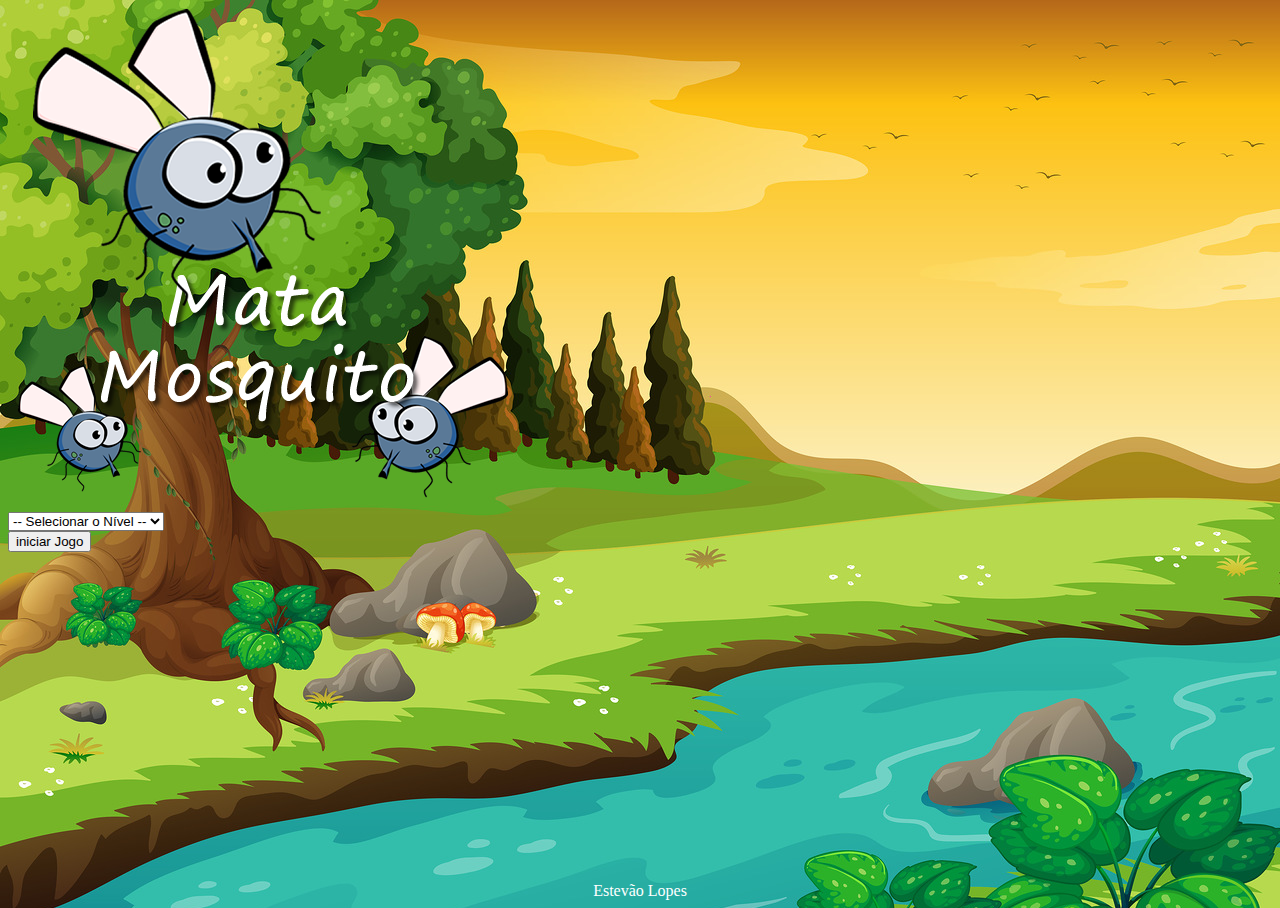
<file: index.html>
<!DOCTYPE html>
<html lang="pt-br">
<head>
    <meta charset="UTF-8">
    <meta http-equiv="X-UA-Compatible" content="IE=edge">
    <meta name="viewport" content="width=device-width, initial-scale=1.0">
    <title>Game - Mata Mosquito</title>

    <!-- CSS only -->
<link href="https://cdn.jsdelivr.net/npm/bootstrap@5.2.0/dist/css/bootstrap.min.css" rel="stylesheet" integrity="sha384-gH2yIJqKdNHPEq0n4Mqa/HGKIhSkIHeL5AyhkYV8i59U5AR6csBvApHHNl/vI1Bx" crossorigin="anonymous">
<link rel="stylesheet" href="css/style.css">



        <script>

            function iniciarJogo(){

             var  nivel =  document.getElementById('nivel').value

             if( nivel === ''){
                alert('Selecione um nível para iniciar o jogo!')
                return false
             }

             window.location.href = "app.html?" + nivel

            }

        </script>


</head>
    <body>
        <div class="container">
            <div class="row">
                <div class="col">
                    <div class="d-flex justify-content-center">
                        <img src="img/game.png">
                   
                    </div>    
                   
                </div>
            </div>



            
            <div class="row">
                <div class="col">
                    
                    <div class="d-flex justify-content-center">
                        <div class="mb-2">

                            <select class="form-control" id="nivel">

                                <option value=""> -- Selecionar o Nível -- </option>
                                <option value="normal">Normal</option>
                                <option value="dificil">Dificil</option>
                                <option value="chucknorris">Chuck Norris</option>

                            </select>
                        </div>    
                    </div>    
                   
                </div>
            </div>



            
            <div class="row">
                <div class="col">
                    
                    <div class="d-flex justify-content-center">
                        <button type="button" class="btn btn-danger btn-lg" onclick="iniciarJogo()">iniciar Jogo</button>
                    </div>    
                   
                </div>
            </div>

        </div>



        <footer class="footer">
            Estevão Lopes
        </footer>



    </body>
</html>
</file>
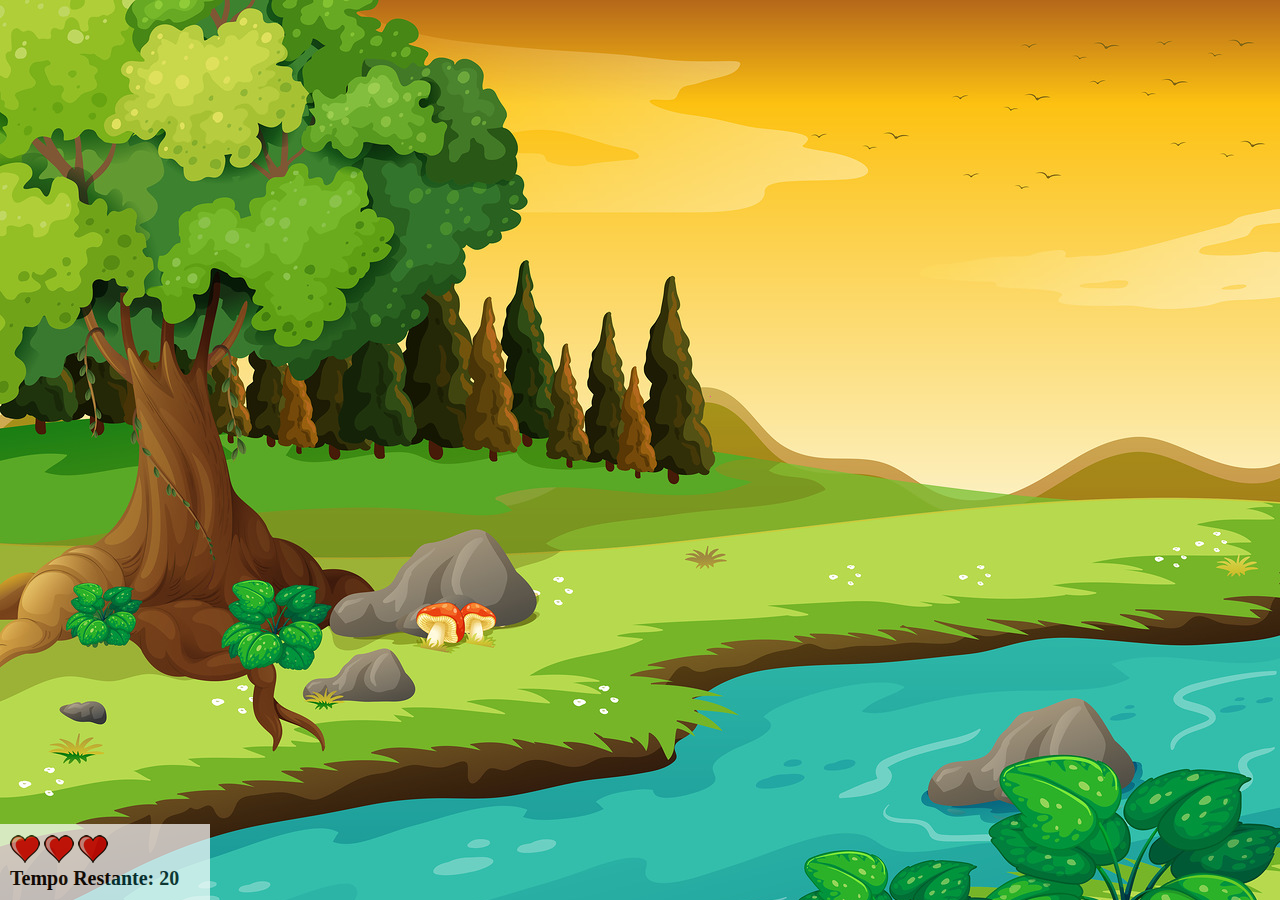
<file: app.html>
<!DOCTYPE html>
<html lang="pt-br">
<head>
    <meta charset="UTF-8">
    <meta http-equiv="X-UA-Compatible" content="IE=edge">
    <meta name="viewport" content="width=device-width, initial-scale=1.0">
    <title>Mata mosquito</title>
    <script src="js/jogo.js"></script>
    <link rel="stylesheet" href="css/style.css">
    

</head>

    <body onresize="ajustaTamanhoPalcoJogo()">


        <div class="painel">
            <div class="vidas">
                <img id="v1"src="img/coracao_cheio.png">
                <img id="v2"src="img/coracao_cheio.png">
                <img id="v3"src="img/coracao_cheio.png">
            </div>

            <div class="cronometro">Tempo Restante: <span id="cronometro"></span> </div>
        </div>


        <script>

            document.getElementById('cronometro').innerHTML = tempo



            var criaMosquito = setInterval(function() {
                posicaoRandomica()
            }, criaMosquitoTempo)


        </script>
    </body>
</html>
</file>
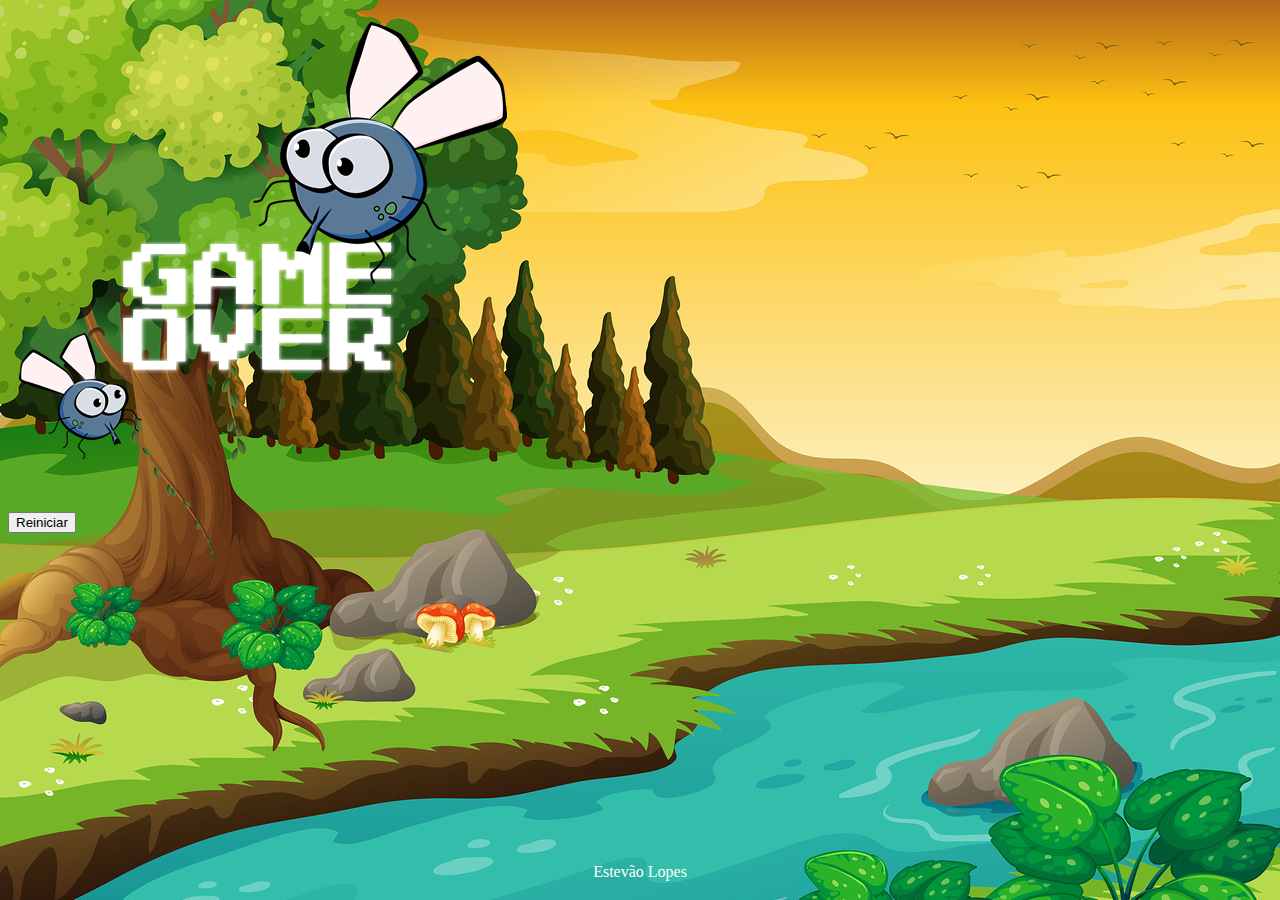
<file: fim_de_jogo.html>
<!DOCTYPE html>
<html lang="pt-br">
<head>
    <meta charset="UTF-8">
    <meta http-equiv="X-UA-Compatible" content="IE=edge">
    <meta name="viewport" content="width=device-width, initial-scale=1.0">
    <title>GAME OVER</title>

    <!-- CSS only -->
<link href="https://cdn.jsdelivr.net/npm/bootstrap@5.2.0/dist/css/bootstrap.min.css" rel="stylesheet" integrity="sha384-gH2yIJqKdNHPEq0n4Mqa/HGKIhSkIHeL5AyhkYV8i59U5AR6csBvApHHNl/vI1Bx" crossorigin="anonymous">
<link rel="stylesheet" href="css/style.css">
</head>
    <body>
        <div class="container">
            <div class="row">
                <div class="col">
                    <div class="d-flex justify-content-center">
                        <img src="img/game_over.png">
                   
                    </div>    
                   
                </div>
            </div>

            
            <div class="row">
                <div class="col">

                    <div class="d-flex justify-content-center">
                        <button type="button" class="btn btn-dark btn-lg" onclick="window.location.href = 'index.html' ">Reiniciar</button>
                    </div>    
                   
                </div>
            </div>

        </div>


        <footer class="footer">
            Estevão Lopes
        </footer>

    </body>
</html>
</file>
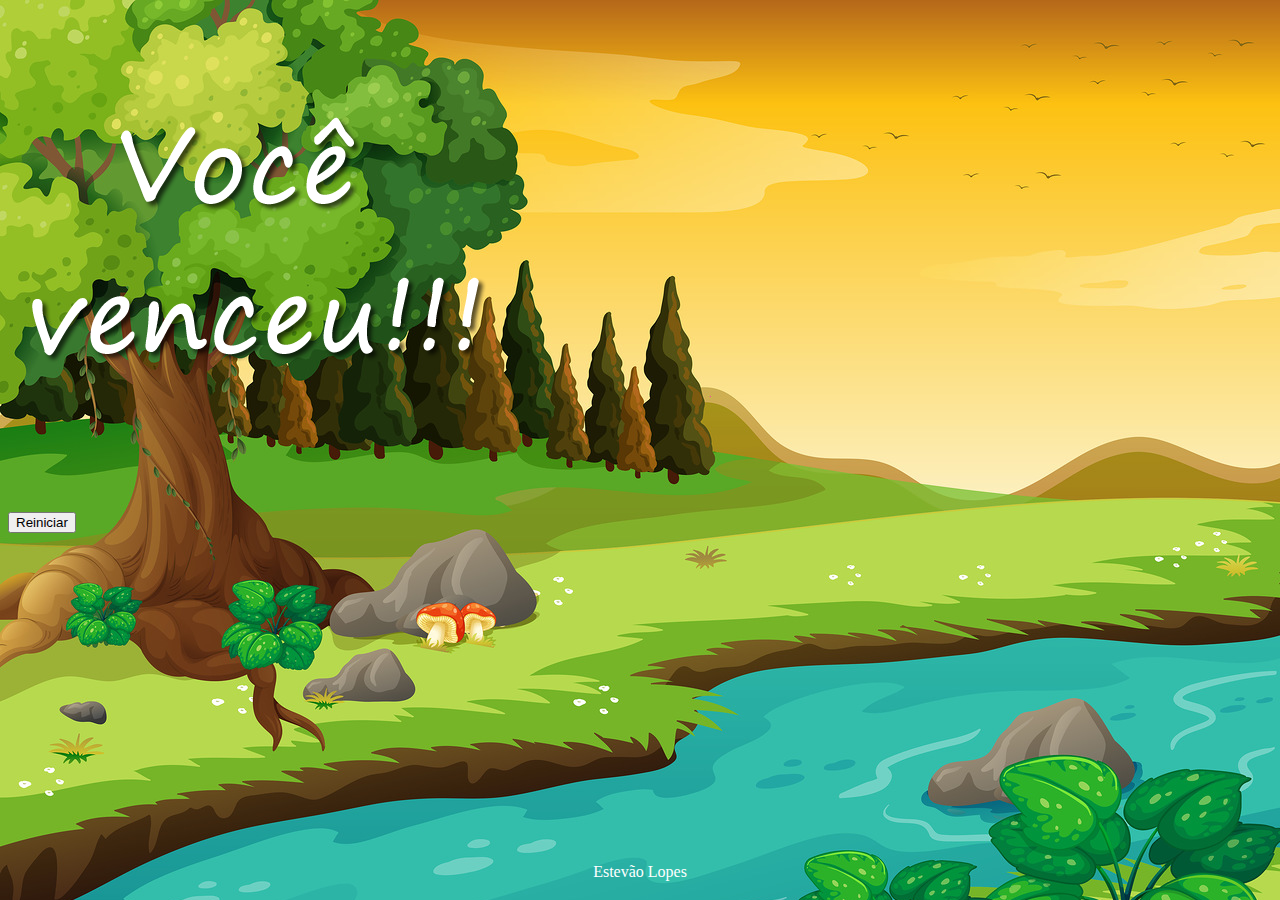
<file: vitoria.html>
<!DOCTYPE html>
<html lang="pt-br">
<head>
    <meta charset="UTF-8">
    <meta http-equiv="X-UA-Compatible" content="IE=edge">
    <meta name="viewport" content="width=device-width, initial-scale=1.0">
    <title>Vítoria!</title>

    <!-- CSS only -->
<link href="https://cdn.jsdelivr.net/npm/bootstrap@5.2.0/dist/css/bootstrap.min.css" rel="stylesheet" integrity="sha384-gH2yIJqKdNHPEq0n4Mqa/HGKIhSkIHeL5AyhkYV8i59U5AR6csBvApHHNl/vI1Bx" crossorigin="anonymous">
<link rel="stylesheet" href="css/style.css">
</head>
    <body>
        <div class="container">
            <div class="row">
                <div class="col">
                    <div class="d-flex justify-content-center">
                        <img src="img/vitoria.png">
                   
                    </div>    
                   
                </div>
            </div>

            
            <div class="row">
                <div class="col">
                    
                    <div class="d-flex justify-content-center">
                        <button type="button" class="btn btn-dark btn-lg" onclick="window.location.href = 'index.html' ">Reiniciar</button>
                    </div>    
                   
                </div>
            </div>

        </div>



        <footer class="footer">
            Estevão Lopes
        </footer>

    </body>
</html>
</file>
<file: css/style.css>
html{
    cursor: url('../img/mata_mosquito.png') 30 30, auto;
}

body{
    background-image: url(../img/bg.jpg);
    background-repeat: no-repeat;
    background-size: 100%;
}

.mosquito1{
    width:50px;
    height:50px;
}

.mosquito2{
    width:70px ;
    height:70px ;
}

.mosquito3{
    width:100px ;
    height:100px ;
}

.ladoA{
    transform: scaleX(1);
}

.ladoB{
    transform: scaleX(-1);
}

.painel{
    position: absolute;
    width: 190px;
    padding: 10px;
    left: 0px;
    bottom: 0px;
    border-top: 1px solid #fff;
    background-color: #fff;
    opacity: 0.7;
}

.vidas{
    float: left;
}

.cronometro{
    float: left;
    font-size: 20px;
    font-weight: bold;
}

.footer{
    display: flex;
    margin: 0 auto;
    justify-content: center;
    color: white;
    padding-top: 330px;
}
</file>
